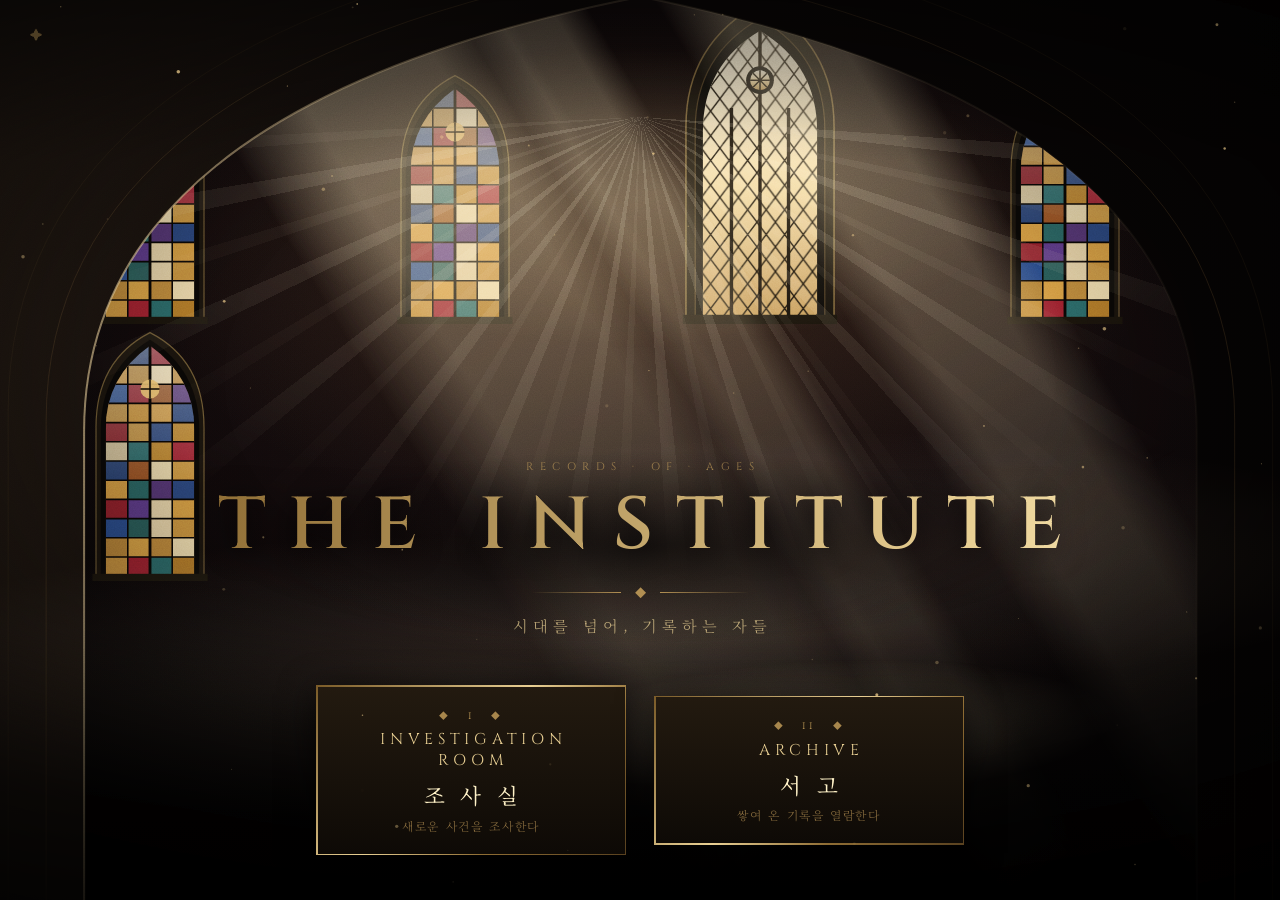
<file: main.html>
<!DOCTYPE html>
<html lang="ko">
<head>
  <meta charset="UTF-8">
  <meta name="viewport" content="width=device-width, initial-scale=1, viewport-fit=cover">
  <meta name="theme-color" content="#070405">
  <title>로비</title>
  <link rel="preconnect" href="https://fonts.googleapis.com">
  <link rel="preconnect" href="https://fonts.gstatic.com" crossorigin>
  <link href="https://fonts.googleapis.com/css2?family=Cinzel:wght@400;600;700&family=Cormorant+Garamond:ital,wght@0,400;0,600;1,400&family=Noto+Serif+KR:wght@300;400;600&display=swap" rel="stylesheet">
  <link rel="stylesheet" href="css/common.css">
  <link rel="stylesheet" href="css/main.css">
</head>
<body class="page-main">
  <div class="veil is-on"></div>

  <!-- ============ 창 도안 (한 번 정의해서 여러 번 재사용) ============ -->
  <svg width="0" height="0" style="position:absolute" aria-hidden="true">
    <defs>
      <linearGradient id="winGlow" x1="0" y1="0" x2="0" y2="1">
        <stop offset="0" stop-color="#fff8e6"/>
        <stop offset=".55" stop-color="#f3d9a0"/>
        <stop offset="1" stop-color="#c79c5c"/>
      </linearGradient>
      <pattern id="lattice" width="12" height="16" patternUnits="userSpaceOnUse">
        <path d="M0 0 L12 16 M12 0 L0 16" stroke="#17110a" stroke-width=".9" fill="none"/>
      </pattern>
      <linearGradient id="glassSheen" x1="0" y1="0" x2="0" y2="1">
        <stop offset="0" stop-color="#fff" stop-opacity=".28"/>
        <stop offset=".6" stop-color="#fff" stop-opacity="0"/>
      </linearGradient>
      <clipPath id="lancetClip"><path d="M13 206 V84 Q13 40 50 14 Q87 40 87 84 V206Z"/></clipPath>

      <!-- 가운데 큰 창: 하얗게 빛나는 격자창 (레퍼런스 2) -->
      <symbol id="gothic-window" viewBox="0 0 100 210">
        <path d="M2 210 V82 Q2 28 50 2 Q98 28 98 82 V210 Z" fill="#17120c" stroke="#7a6238" stroke-width="1"/>
        <path d="M8 210 V84 Q8 36 50 12 Q92 36 92 84 V210 Z" fill="#0b0907" stroke="#4a3a22" stroke-width=".8"/>
        <path d="M13 206 V85 Q13 42 50 20 Q87 42 87 85 V206 Z" fill="url(#winGlow)"/>
        <path d="M13 206 V85 Q13 42 50 20 Q87 42 87 85 V206 Z" fill="url(#lattice)"/>
        <path d="M50 20 V206 M31.5 206 V70 M68.5 206 V70" stroke="#17110a" stroke-width="2.2" fill="none"/>
        <circle cx="50" cy="52" r="9" fill="#0b0907"/>
        <circle cx="50" cy="52" r="6.4" fill="url(#winGlow)"/>
        <path d="M50 45.6 V58.4 M43.6 52 H56.4 M45.5 47.5 L54.5 56.5 M54.5 47.5 L45.5 56.5" stroke="#17110a" stroke-width="1" fill="none"/>
        <rect x="0" y="204" width="100" height="6" fill="#1a140c"/>
      </symbol>

      <!-- 양옆 창: 스테인드글라스 (레퍼런스 1) -->
      <symbol id="lancet" viewBox="0 0 100 210">
        <path d="M5 210 V82 Q5 26 50 3 Q95 26 95 82 V210 Z" fill="#1a140d" stroke="#6b5732" stroke-width="1"/>
        <path d="M9 210 V84 Q9 34 50 9 Q91 34 91 84 V210 Z" fill="#0a0806"/>
        <g clip-path="url(#lancetClip)">
          <rect x="13" y="14" width="74" height="192" fill="#2a1a0c"/>
          <rect x="13.0" y="14.0" width="18.7" height="16.2" fill="#c98a2e" opacity="0.76"/>
          <rect x="31.5" y="14.0" width="18.7" height="16.2" fill="#2a4a86" opacity="0.74"/>
          <rect x="50.0" y="14.0" width="18.7" height="16.2" fill="#9e2230" opacity="0.82"/>
          <rect x="68.5" y="14.0" width="18.7" height="16.2" fill="#e0a246" opacity="0.86"/>
          <rect x="13.0" y="30.0" width="18.7" height="16.2" fill="#e0a246" opacity="0.84"/>
          <rect x="31.5" y="30.0" width="18.7" height="16.2" fill="#e0a246" opacity="0.75"/>
          <rect x="50.0" y="30.0" width="18.7" height="16.2" fill="#f3dfae" opacity="0.95"/>
          <rect x="68.5" y="30.0" width="18.7" height="16.2" fill="#e0a246" opacity="0.78"/>
          <rect x="13.0" y="46.0" width="18.7" height="16.2" fill="#2a4a86" opacity="0.99"/>
          <rect x="31.5" y="46.0" width="18.7" height="16.2" fill="#9e2230" opacity="0.83"/>
          <rect x="50.0" y="46.0" width="18.7" height="16.2" fill="#b4602a" opacity="0.73"/>
          <rect x="68.5" y="46.0" width="18.7" height="16.2" fill="#5b3a85" opacity="0.8"/>
          <rect x="13.0" y="62.0" width="18.7" height="16.2" fill="#e0a246" opacity="0.75"/>
          <rect x="31.5" y="62.0" width="18.7" height="16.2" fill="#c98a2e" opacity="0.95"/>
          <rect x="50.0" y="62.0" width="18.7" height="16.2" fill="#e0a246" opacity="0.88"/>
          <rect x="68.5" y="62.0" width="18.7" height="16.2" fill="#2a4a86" opacity="0.82"/>
          <rect x="13.0" y="78.0" width="18.7" height="16.2" fill="#9e2230" opacity="0.74"/>
          <rect x="31.5" y="78.0" width="18.7" height="16.2" fill="#e0a246" opacity="0.78"/>
          <rect x="50.0" y="78.0" width="18.7" height="16.2" fill="#2a4a86" opacity="0.84"/>
          <rect x="68.5" y="78.0" width="18.7" height="16.2" fill="#c98a2e" opacity="0.88"/>
          <rect x="13.0" y="94.0" width="18.7" height="16.2" fill="#f3dfae" opacity="0.8"/>
          <rect x="31.5" y="94.0" width="18.7" height="16.2" fill="#2a6a6a" opacity="0.92"/>
          <rect x="50.0" y="94.0" width="18.7" height="16.2" fill="#c98a2e" opacity="0.88"/>
          <rect x="68.5" y="94.0" width="18.7" height="16.2" fill="#9e2230" opacity="0.97"/>
          <rect x="13.0" y="110.0" width="18.7" height="16.2" fill="#2a4a86" opacity="0.8"/>
          <rect x="31.5" y="110.0" width="18.7" height="16.2" fill="#b4602a" opacity="0.75"/>
          <rect x="50.0" y="110.0" width="18.7" height="16.2" fill="#f3dfae" opacity="0.93"/>
          <rect x="68.5" y="110.0" width="18.7" height="16.2" fill="#e0a246" opacity="0.86"/>
          <rect x="13.0" y="126.0" width="18.7" height="16.2" fill="#e0a246" opacity="0.91"/>
          <rect x="31.5" y="126.0" width="18.7" height="16.2" fill="#2a6a6a" opacity="0.88"/>
          <rect x="50.0" y="126.0" width="18.7" height="16.2" fill="#5b3a85" opacity="0.81"/>
          <rect x="68.5" y="126.0" width="18.7" height="16.2" fill="#2a4a86" opacity="0.89"/>
          <rect x="13.0" y="142.0" width="18.7" height="16.2" fill="#9e2230" opacity="0.85"/>
          <rect x="31.5" y="142.0" width="18.7" height="16.2" fill="#5b3a85" opacity="0.98"/>
          <rect x="50.0" y="142.0" width="18.7" height="16.2" fill="#f3dfae" opacity="0.91"/>
          <rect x="68.5" y="142.0" width="18.7" height="16.2" fill="#e0a246" opacity="0.92"/>
          <rect x="13.0" y="158.0" width="18.7" height="16.2" fill="#2a4a86" opacity="1.0"/>
          <rect x="31.5" y="158.0" width="18.7" height="16.2" fill="#2a6a6a" opacity="0.8"/>
          <rect x="50.0" y="158.0" width="18.7" height="16.2" fill="#f3dfae" opacity="0.91"/>
          <rect x="68.5" y="158.0" width="18.7" height="16.2" fill="#e0a246" opacity="0.85"/>
          <rect x="13.0" y="174.0" width="18.7" height="16.2" fill="#e0a246" opacity="0.75"/>
          <rect x="31.5" y="174.0" width="18.7" height="16.2" fill="#e0a246" opacity="0.94"/>
          <rect x="50.0" y="174.0" width="18.7" height="16.2" fill="#e0a246" opacity="0.79"/>
          <rect x="68.5" y="174.0" width="18.7" height="16.2" fill="#f3dfae" opacity="0.96"/>
          <rect x="13.0" y="190.0" width="18.7" height="16.2" fill="#e0a246" opacity="0.85"/>
          <rect x="31.5" y="190.0" width="18.7" height="16.2" fill="#9e2230" opacity="0.97"/>
          <rect x="50.0" y="190.0" width="18.7" height="16.2" fill="#2a6a6a" opacity="0.96"/>
          <rect x="68.5" y="190.0" width="18.7" height="16.2" fill="#c98a2e" opacity="0.84"/>
          <rect x="13" y="14" width="74" height="192" fill="url(#glassSheen)"/>
        </g>
        <path d="M13 30.0 H87 M13 46.0 H87 M13 62.0 H87 M13 78.0 H87 M13 94.0 H87 M13 110.0 H87 M13 126.0 H87 M13 142.0 H87 M13 158.0 H87 M13 174.0 H87 M13 190.0 H87 M31.5 14 V206 M50.0 14 V206 M68.5 14 V206" stroke="#0a0705" stroke-width="1.3" fill="none" clip-path="url(#lancetClip)"/>
        <path d="M50 14 V206" stroke="#0a0705" stroke-width="2.4" fill="none"/>
        <circle cx="50" cy="50" r="8" fill="#f2c875" opacity=".9"/>
        <path d="M50 42 V58 M42 50 H58" stroke="#0a0705" stroke-width="1.2" fill="none"/>
        <rect x="2" y="204" width="96" height="6" fill="#1a140c"/>
      </symbol>
    </defs>
  </svg>

  <!-- ============ 배경 공간 ============ -->
  <div class="scene" id="scene" aria-hidden="true">
    <div class="wall"></div>

    <!-- 먼 벽: 창문 -->
    <div class="layer layer-far" data-depth="7">
      <div class="windows">
        <svg class="win side"><use href="#lancet"/></svg>
        <svg class="win side"><use href="#lancet"/></svg>
        <svg class="win center"><use href="#gothic-window"/></svg>
        <svg class="win side"><use href="#lancet"/></svg>
        <svg class="win side"><use href="#lancet"/></svg>
      </div>
      <div class="win-bloom"></div>
    </div>

    <!-- 빛: 가운데 창에서 퍼지는 빛살 + 왼쪽 위에서 비스듬히 쏟아지는 빛줄기 -->
    <div class="layer layer-mid" data-depth="14">
      <div class="rays"></div>
      <div class="shaft shaft-a"></div>
      <div class="shaft shaft-b"></div>
      <div class="shaft shaft-c"></div>
    </div>

    <div class="floor"><div class="pool"></div></div>

    <!-- 가까운 벽: 어두운 석조 아치 틀 -->
    <div class="layer layer-near" data-depth="22">
      <svg class="frame" viewBox="0 0 100 100" preserveAspectRatio="none">
        <defs>
          <linearGradient id="stone" x1="0" y1="0" x2="1" y2="0">
            <stop offset="0" stop-color="#241b14"/>
            <stop offset=".45" stop-color="#0c0807"/>
            <stop offset="1" stop-color="#040202"/>
          </linearGradient>
          <linearGradient id="rim" x1="0" y1="0" x2="1" y2="0">
            <stop offset="0" stop-color="#ffe2aa" stop-opacity=".6"/>
            <stop offset=".5" stop-color="#ffe2aa" stop-opacity=".14"/>
            <stop offset="1" stop-color="#ffe2aa" stop-opacity=".04"/>
          </linearGradient>
        </defs>
        <path fill="url(#stone)" fill-rule="evenodd"
              d="M-6 -6 H106 V106 H-6Z M9 106 V48 Q9 14 50 2.5 Q91 14 91 48 V106Z"/>
        <path d="M9 106 V48 Q9 14 50 2.5 Q91 14 91 48 V106" fill="none" stroke="url(#rim)" stroke-width="2" vector-effect="non-scaling-stroke"/>
        <path d="M6.2 106 V47 Q6.2 10 50 -1 Q93.8 10 93.8 47 V106" fill="none" stroke="rgba(150,115,65,.22)" stroke-width="1" vector-effect="non-scaling-stroke"/>
        <path d="M3.4 106 V46 Q3.4 6 50 -4.5 Q96.6 6 96.6 46 V106" fill="none" stroke="rgba(150,115,65,.1)" stroke-width="1" vector-effect="non-scaling-stroke"/>
      </svg>
    </div>

    <div class="fog fog-a"></div>
    <div class="fog fog-b"></div>
    <div class="vignette"></div>
    <div class="grain"></div>
  </div>

  <a class="replay" href="index.html" aria-label="초대장 다시 보기">✦</a>

  <main class="lobby">
    <header class="title-block" id="titleBlock">
      <p class="eyebrow">RECORDS · OF · AGES</p>
      <h1 class="org-name gold-text" id="orgName">THE INSTITUTE</h1>
      <div class="rule title-rule"><i>◆</i></div>
      <p class="org-sub" id="orgSub"></p>
    </header>

    <nav class="doors" aria-label="주요 공간">
      <a class="door" href="investigation.html" data-page="investigation">
        <span class="door-plate"><span class="door-face">
          <span class="door-orn">◆ &nbsp; I &nbsp; ◆</span>
          <span class="door-en">INVESTIGATION ROOM</span>
          <span class="door-ko">조 사 실</span>
          <span class="door-desc">새로운 사건을 조사한다</span>
        </span></span>
      </a>
      <a class="door" href="archive.html" data-page="archive">
        <span class="door-plate"><span class="door-face">
          <span class="door-orn">◆ &nbsp; II &nbsp; ◆</span>
          <span class="door-en">ARCHIVE</span>
          <span class="door-ko">서 고</span>
          <span class="door-desc">쌓여 온 기록을 열람한다</span>
        </span></span>
      </a>
    </nav>
  </main>

  <script src="js/config.js"></script>
  <script src="js/common.js"></script>
  <script src="js/main.js"></script>
</body>
</html>
</file>
<file: css/common.css>
/* ============================================================
   common.css — 모든 페이지가 공유하는 디자인 시스템
   ============================================================ */
:root {
  --bg: #000;
  --ink: #0b0907;
  --gold-deep: #7a5b28;
  --gold: #c9a25c;
  --gold-light: #e8cf93;
  --gold-pale: #fff2c8;
  --parchment: #d6c8a3;
  --parchment-dark: #bfae84;
  --brown: #2a2116;

  --font-display: 'Cinzel', 'Cormorant Garamond', 'Noto Serif KR', serif;
  --font-body: 'Cormorant Garamond', 'Noto Serif KR', serif;
  --font-ko: 'Noto Serif KR', 'Cormorant Garamond', serif;

  --ease-soft: cubic-bezier(.22, .61, .36, 1);
}

* { box-sizing: border-box; margin: 0; padding: 0; }

html, body { height: 100%; }

body {
  background: var(--bg);
  color: var(--gold-light);
  font-family: var(--font-ko);
  -webkit-font-smoothing: antialiased;
  overflow-x: hidden;
  -webkit-tap-highlight-color: transparent;
}

a { color: inherit; text-decoration: none; }
button { font: inherit; color: inherit; }

/* 페이지 전환용 검은 막 */
.veil {
  position: fixed; inset: 0; z-index: 100;
  background: #000;
  opacity: 0; pointer-events: none;
  transition: opacity 1s var(--ease-soft);
}
.veil.is-on { opacity: 1; pointer-events: all; }

/* 금빛 먼지 캔버스 */
.dust {
  position: fixed; inset: 0; z-index: 50;
  width: 100%; height: 100%;
  pointer-events: none;
}

/* 토스트 (준비 중 안내 등) */
.toast {
  position: fixed; left: 50%; bottom: 9svh; z-index: 90;
  transform: translate(-50%, 12px);
  padding: 12px 22px;
  font-size: .92rem; letter-spacing: .08em;
  color: var(--gold-light);
  background: rgba(10, 8, 5, .88);
  border: 1px solid rgba(201, 162, 92, .5);
  opacity: 0; pointer-events: none;
  transition: opacity .5s var(--ease-soft), transform .5s var(--ease-soft);
}
.toast.is-show { opacity: 1; transform: translate(-50%, 0); }

/* 금색 텍스트 */
.gold-text {
  background: linear-gradient(100deg, #8f6d34 0%, #e8cf93 35%, #fff2c8 50%, #d7b370 65%, #8f6d34 100%);
  background-size: 250% 100%;
  -webkit-background-clip: text; background-clip: text;
  -webkit-text-fill-color: transparent; color: transparent;
}

/* 얇은 장식선 */
.rule {
  display: flex; align-items: center; justify-content: center; gap: 14px;
  color: var(--gold);
}
.rule::before, .rule::after {
  content: ''; height: 1px; width: min(90px, 18vw);
  background: linear-gradient(90deg, transparent, currentColor);
}
.rule::after { transform: scaleX(-1); }
.rule i { font-style: normal; font-size: .7rem; }

.sr-only {
  position: absolute; width: 1px; height: 1px; overflow: hidden;
  clip: rect(0 0 0 0); white-space: nowrap;
}

:focus-visible { outline: 1px solid var(--gold-light); outline-offset: 4px; }

@media (prefers-reduced-motion: reduce) {
  *, *::before, *::after {
    animation-duration: .01ms !important;
    animation-iteration-count: 1 !important;
    transition-duration: .01ms !important;
  }
}
</file>
<file: css/main.css>
/* ============================================================
main.css — 메인 페이지 (main.html) : 웅장한 고딕 로비
레퍼런스: 어둠 속 성당, 창으로 비스듬히 쏟아지는 빛줄기, 안개, 필름 입자
============================================================ */
.page-main { background: #070405; overflow: hidden; }

/* ---------- 배경 공간 ---------- */
.scene {
position: fixed; inset: 0; z-index: 0; overflow: hidden;
transition: transform 1.2s var(--ease-soft), filter 1.2s ease;
}
body.is-entering .scene { transform: scale(1.08); filter: brightness(1.25); }

/* 벽: 약간 붉은 기가 도는 짙은 갈색빛 어둠 (레퍼런스 2의 색감) */
.wall {
position: absolute; inset: 0;
background:
\radial-gradient(ellipse 55% 40% at 50% 30%, rgba(150, 105, 60, .22), transparent 72%),
\radial-gradient(ellipse 90% 70% at 50% 40%, rgba(40, 24, 24, .5), transparent 80%),
\linear-gradient(180deg, #0d0809 0%, #080506 55%, #030202 100%);
}

/* 시차(패럴랙스)용 레이어: JS가 transform을 바꿈 */
.layer { position: absolute; inset: 0; will-change: transform; }

/* ----- 창문 ----- /
.windows {
position: absolute; left: 0; right: 0; top: 5svh; height: 38svh;
display: flex; justify-content: center; align-items: flex-end;
gap: clamp(8px, 1.8vw, 34px);
opacity: 0; animation: fadeIn 2.6s ease .2s forwards;
}
.win { aspect-ratio: 100 / 210; width: auto; display: block; }
.win.side {
height: min(28svh, 54vw);
opacity: .62; filter: saturate(.8) brightness(.9) drop-shadow(0 0 18px rgba(255, 190, 110, .22));
}
.win.center {
height: min(36svh, 68vw);
filter: drop-shadow(0 0 40px rgba(255, 228, 175, .5));
}
/ 창 주변으로 번지는 빛 (bloom) */
.win-bloom {
position: absolute; left: 50%; top: 2svh;
width: min(120vw, 1200px); height: 44svh;
transform: translateX(-50%);
background: radial-gradient(ellipse 45% 55% at 50% 45%, rgba(255, 226, 170, .2), transparent 70%);
mix-blend-mode: screen; pointer-events: none;
opacity: 0; animation: fadeIn 3s ease .6s forwards;
}

/* ----- 빛 ----- /
/ 가운데 창에서 아래로 퍼지는 빛살 (레퍼런스 2) */
.rays {
position: absolute; left: 50%; top: 13svh;
width: 170vmax; height: 120svh;
transform: translateX(-50%);
background: repeating-conic-gradient(from 146deg at 50% 0%,
\rgba(255, 238, 205, .17) 0deg 2.4deg, transparent 2.4deg 7.5deg,
\rgba(255, 238, 205, .08) 7.5deg 9.2deg, transparent 9.2deg 14deg);
-webkit-mask-image: radial-gradient(ellipse 50% 60% at 50% 0%, #000 0%, transparent 72%);
\mask-image: radial-gradient(ellipse 50% 60% at 50% 0%, #000 0%, transparent 72%);
mix-blend-mode: screen; opacity: 0;
animation: fadeIn 3.4s ease 1s forwards, raySway 14s ease-in-out 4s infinite;
pointer-events: none;
}
@keyframes raySway { 0%, 100% { transform: translateX(-50%) rotate(-1.2deg); } 50% { transform: translateX(-50%) rotate(1.2deg); } }

/* 왼쪽 위에서 비스듬히 쏟아지는 굵은 빛줄기 (레퍼런스 1) */
.shaft {
position: absolute; top: -12svh;
height: 150svh;
transform-origin: top left; transform: rotate(-31deg);
background: linear-gradient(180deg, rgba(255, 236, 196, .62) 0%, rgba(255, 232, 188, .3) 42%, rgba(255, 228, 180, 0) 88%);
-webkit-mask-image: linear-gradient(90deg, transparent 0%, #000 28%, #000 72%, transparent 100%);
\mask-image: linear-gradient(90deg, transparent 0%, #000 28%, #000 72%, transparent 100%);
mix-blend-mode: screen; opacity: 0;
animation: shaftIn 3.2s ease .9s forwards, shaftPulse 9s ease-in-out 4.5s infinite;
pointer-events: none;
}
.shaft-a { --to: .85; left: 6%;  width: clamp(110px, 24vw, 430px); }
.shaft-b { --to: .55; left: 30%; width: clamp(50px, 9vw, 170px);  animation-delay: 1.3s, 6s; }
.shaft-c { --to: .65; left: 46%; width: clamp(80px, 15vw, 280px); animation-delay: 1.7s, 7.5s; }
@keyframes shaftIn { to { opacity: var(--to); } }
@keyframes shaftPulse { 0%, 100% { opacity: var(--to); } 50% { opacity: calc(var(--to) * .62); } }

/* ----- 바닥 ----- /
.floor {
position: absolute; left: 0; right: 0; bottom: 0; height: 36svh;
background:
\radial-gradient(ellipse 34% 70% at 50% 0%, rgba(255, 214, 150, .12), transparent 70%),
\linear-gradient(0deg, #020101 0%, rgba(30, 20, 12, .6) 65%, transparent 100%);
}
/ 빛이 바닥에 닿아 생기는 웅덩이 */
.pool {
position: absolute; left: 34%; bottom: 8%;
width: 62%; height: 22svh;
background: radial-gradient(ellipse 50% 50% at 50% 50%, rgba(255, 228, 175, .26), transparent 70%);
transform: skewX(-32deg);
mix-blend-mode: screen; opacity: 0;
animation: fadeIn 3.4s ease 1.4s forwards;
}

/* ----- 가까운 벽: 어두운 아치 틀 ----- */
.frame { position: absolute; left: -3%; top: -3%; width: 106%; height: 106%; display: block; }

/* ----- 안개 ----- */
.fog {
position: absolute; left: -20%; width: 140%; pointer-events: none;
mix-blend-mode: screen;
}
.fog-a {
bottom: 6svh; height: 46svh;
background: radial-gradient(ellipse 50% 50% at 40% 60%, rgba(205, 180, 145, .16), transparent 70%);
animation: drift 46s ease-in-out infinite alternate;
}
.fog-b {
bottom: 18svh; height: 40svh;
background: radial-gradient(ellipse 45% 50% at 62% 50%, rgba(190, 165, 135, .12), transparent 70%);
animation: drift 60s ease-in-out -20s infinite alternate-reverse;
}
@keyframes drift { from { transform: translateX(-7%); } to { transform: translateX(7%); } }

/* ----- 비네팅 / 필름 입자 ----- */
.vignette {
position: absolute; inset: 0; pointer-events: none;
background:
\radial-gradient(ellipse 85% 75% at 50% 42%, transparent 38%, rgba(0, 0, 0, .78) 100%),
\linear-gradient(180deg, rgba(0, 0, 0, .35) 0%, transparent 18%, transparent 70%, rgba(0, 0, 0, .55) 100%);
}
.grain {
position: absolute; inset: -60px; pointer-events: none;
opacity: .16; mix-blend-mode: overlay;
background-image: url("data:image/svg+xml;utf8,<svg xmlns='http://www.w3.org/2000/svg' width='220' height='220'><filter id='n'><feTurbulence type='fractalNoise' baseFrequency='.85' numOctaves='2' stitchTiles='stitch'/><feColorMatrix values='0 0 0 0 1 0 0 0 0 1 0 0 0 0 1 0 0 0 .9 0'/></filter><rect width='100%' height='100%' filter='url(%23n)'/></svg>");
background-size: 220px 220px;
animation: grain 1.1s steps(1) infinite;
}
@keyframes grain {
0% { transform: translate(0, 0); }  20% { transform: translate(-30px, 18px); }
40% { transform: translate(22px, -26px); } 60% { transform: translate(-14px, -34px); }
80% { transform: translate(36px, 12px); } 100% { transform: translate(0, 0); }
}

/* ---------- 로비 ---------- */
.lobby {
position: relative; z-index: 3;
min-height: 100svh;
display: flex; flex-direction: column; justify-content: flex-end; align-items: center;
gap: clamp(22px, 4.5svh, 48px);
padding: 0 20px max(5svh, env(safe-area-inset-bottom));
}

.title-block { text-align: center; opacity: 0; animation: riseIn 2s var(--ease-soft) 1.1s forwards; position: relative; }
/* 글자 뒤를 은은하게 어둡게 눌러 빛 위에서도 또렷하게 */
.title-block::before {
content: ''; position: absolute; left: 50%; top: 50%; z-index: -1;
width: 130%; height: 150%; transform: translate(-50%, -50%);
background: radial-gradient(ellipse 50% 50% at 50% 50%, rgba(5, 3, 3, .72), transparent 72%);
pointer-events: none;
}
.eyebrow { font-family: var(--font-display); font-size: .68rem; letter-spacing: .6em; padding-left: .6em; color: rgba(201, 162, 92, .7); margin-bottom: 1.1em; }
.org-name {
font-family: var(--font-display); font-weight: 600;
font-size: clamp(2rem, 8.4vw, 4.6rem);
letter-spacing: .3em; padding-left: .3em; line-height: 1.1;
text-transform: uppercase;
animation: shine 9s linear infinite;
filter: drop-shadow(0 2px 14px rgba(0, 0, 0, .85));
}
@keyframes shine { 0% { background-position: 120% 0; } 100% { background-position: -120% 0; } }
.title-rule { margin: 1.1em 0 .9em; opacity: .85; }
.org-sub { font-size: clamp(.8rem, 3.2vw, .95rem); letter-spacing: .32em; padding-left: .32em; color: rgba(232, 207, 147, .75); font-weight: 300; }

/* 글자 주변에 흩어지는 금빛 입자 */
.spark {
position: absolute; width: 3px; height: 3px; border-radius: 50%;
background: #ffe6aa; box-shadow: 0 0 6px 1px rgba(255, 226, 160, .8);
opacity: 0; pointer-events: none;
animation: spark 3.2s ease-out forwards;
}
@keyframes spark {
0%   { opacity: 0; transform: translate(0, 0) scale(.6); }
20%  { opacity: .9; }
100% { opacity: 0; transform: translate(var(--dx), var(--dy)) scale(1.1); }
}

/* ---------- 메뉴: 문패 ---------- */
.doors {
display: flex; flex-direction: column; gap: 16px; align-items: center;
width: 100%;
opacity: 0; animation: riseIn 2s var(--ease-soft) 1.9s forwards;
}
.door {
display: block; width: min(86vw, 330px);
filter: drop-shadow(0 8px 18px rgba(0, 0, 0, .7));
transition: filter .6s ease, transform .6s var(--ease-soft);
cursor: pointer;
}
.door-plate,
.door-face {
--cut: 14px;
clip-path: polygon(var(--cut) 0, calc(100% - var(--cut)) 0, 100% var(--cut), 100% calc(100% - var(--cut)),
\calc(100% - var(--cut)) 100%, var(--cut) 100%, 0 calc(100% - var(--cut)), 0 var(--cut));
}
.door-plate {
display: block; padding: 1.5px;
background: linear-gradient(135deg, #7a5b28, #e8cf93 45%, #8f6d34 70%, #5a4220);
transition: background .6s ease;
}
.door-face {
display: flex; flex-direction: column; align-items: center; text-align: center;
padding: 18px 22px 16px;
background:
\linear-gradient(180deg, rgba(36, 27, 16, .95), rgba(14, 10, 6, .96)),
#0c0906;
transition: background .6s ease;
}
.door-orn { font-size: .55rem; letter-spacing: .3em; color: var(--gold); opacity: .8; margin-bottom: .9em; }
.door-en { font-family: var(--font-display); font-size: clamp(.82rem, 3.6vw, .98rem); letter-spacing: .3em; padding-left: .3em; color: var(--gold-light); transition: text-shadow .6s ease, color .6s ease; }
.door-ko { font-size: 1.35rem; font-weight: 400; margin: .35em 0 .3em; color: var(--gold-pale); letter-spacing: .2em; padding-left: .2em; transition: text-shadow .6s ease; }
.door-desc { font-size: .74rem; letter-spacing: .14em; color: rgba(201, 162, 92, .65); font-weight: 300; }

.door:hover, .door:focus-visible, .door.is-lit {
filter: drop-shadow(0 0 16px rgba(232, 200, 120, .32)) drop-shadow(0 8px 18px rgba(0, 0, 0, .7));
transform: translateY(-2px);
outline: none;
}
.door:hover .door-plate, .door:focus-visible .door-plate, .door.is-lit .door-plate {
background: linear-gradient(135deg, #a98443, #fff2c8 45%, #c9a25c 70%, #8a6a32);
}
.door:hover .door-face, .door:focus-visible .door-face, .door.is-lit .door-face {
background:
\radial-gradient(ellipse at 50% 0%, rgba(255, 220, 150, .16), transparent 75%),
\linear-gradient(180deg, rgba(52, 39, 22, .96), rgba(24, 17, 9, .97));
}
.door:hover .door-en, .door.is-lit .door-en,
.door:focus-visible .door-en { color: var(--gold-pale); text-shadow: 0 0 10px rgba(255, 226, 160, .6); }
.door:hover .door-ko, .door.is-lit .door-ko,
.door:focus-visible .door-ko { text-shadow: 0 0 12px rgba(255, 226, 160, .55); }

/* 초대장 다시 보기 (개발 편의용, 아주 은은하게) */
.replay {
position: fixed; top: max(14px, env(safe-area-inset-top)); left: 16px; z-index: 5;
width: 40px; height: 40px; display: grid; place-items: center;
color: rgba(201, 162, 92, .35); font-size: .8rem;
transition: color .4s ease;
}
.replay:hover { color: var(--gold-light); }

@keyframes fadeIn { to { opacity: 1; } }
@keyframes riseIn { from { opacity: 0; transform: translateY(16px); } to { opacity: 1; transform: none; } }

/* ---------- 태블릿 / PC ---------- */
@media (min-width: 760px) {
.doors { flex-direction: row; justify-content: center; gap: 28px; }
.door { width: 310px; }
.door-face { padding: 22px 26px 20px; }
}
@media (min-width: 1100px) {
.lobby { gap: 5.5svh; }
.win.side   { height: min(28svh, 24vw); }
.win.center { height: min(36svh, 30vw); }
}

/* ---------- 모바일: 창 3개만, 세로로 길게 ---------- /
@media (max-width: 640px) {
.windows .win:nth-child(1), .windows .win:nth-child(5) { display: none; }
.windows { top: 6svh; height: 34svh; }
.win.side   { height: 25svh; }
.win.center { height: 31svh; }
.lobby { gap: 18px; }
.eyebrow { display: none; }
.doors { gap: 12px; }
.door-face { padding: 13px 18px 12px; }
.door-orn { display: none; }
.door-ko { font-size: 1.15rem; margin: .25em 0 .2em; }
.door-desc { font-size: .7rem; }
.shaft-a { left: -2%; width: 30vw; }
.shaft-b { left: 24%; width: 14vw; }
.shaft-c { left: 42%; width: 26vw; }
.frame { left: -12%; width: 124%; }   / 좁은 화면에서는 아치 폭을 넓혀서 창이 가려지지 않게 */

@media (max-height: 640px) {
.eyebrow, .title-rule { display: none; }
.door-orn, .door-desc { display: none; }
}
</file>
